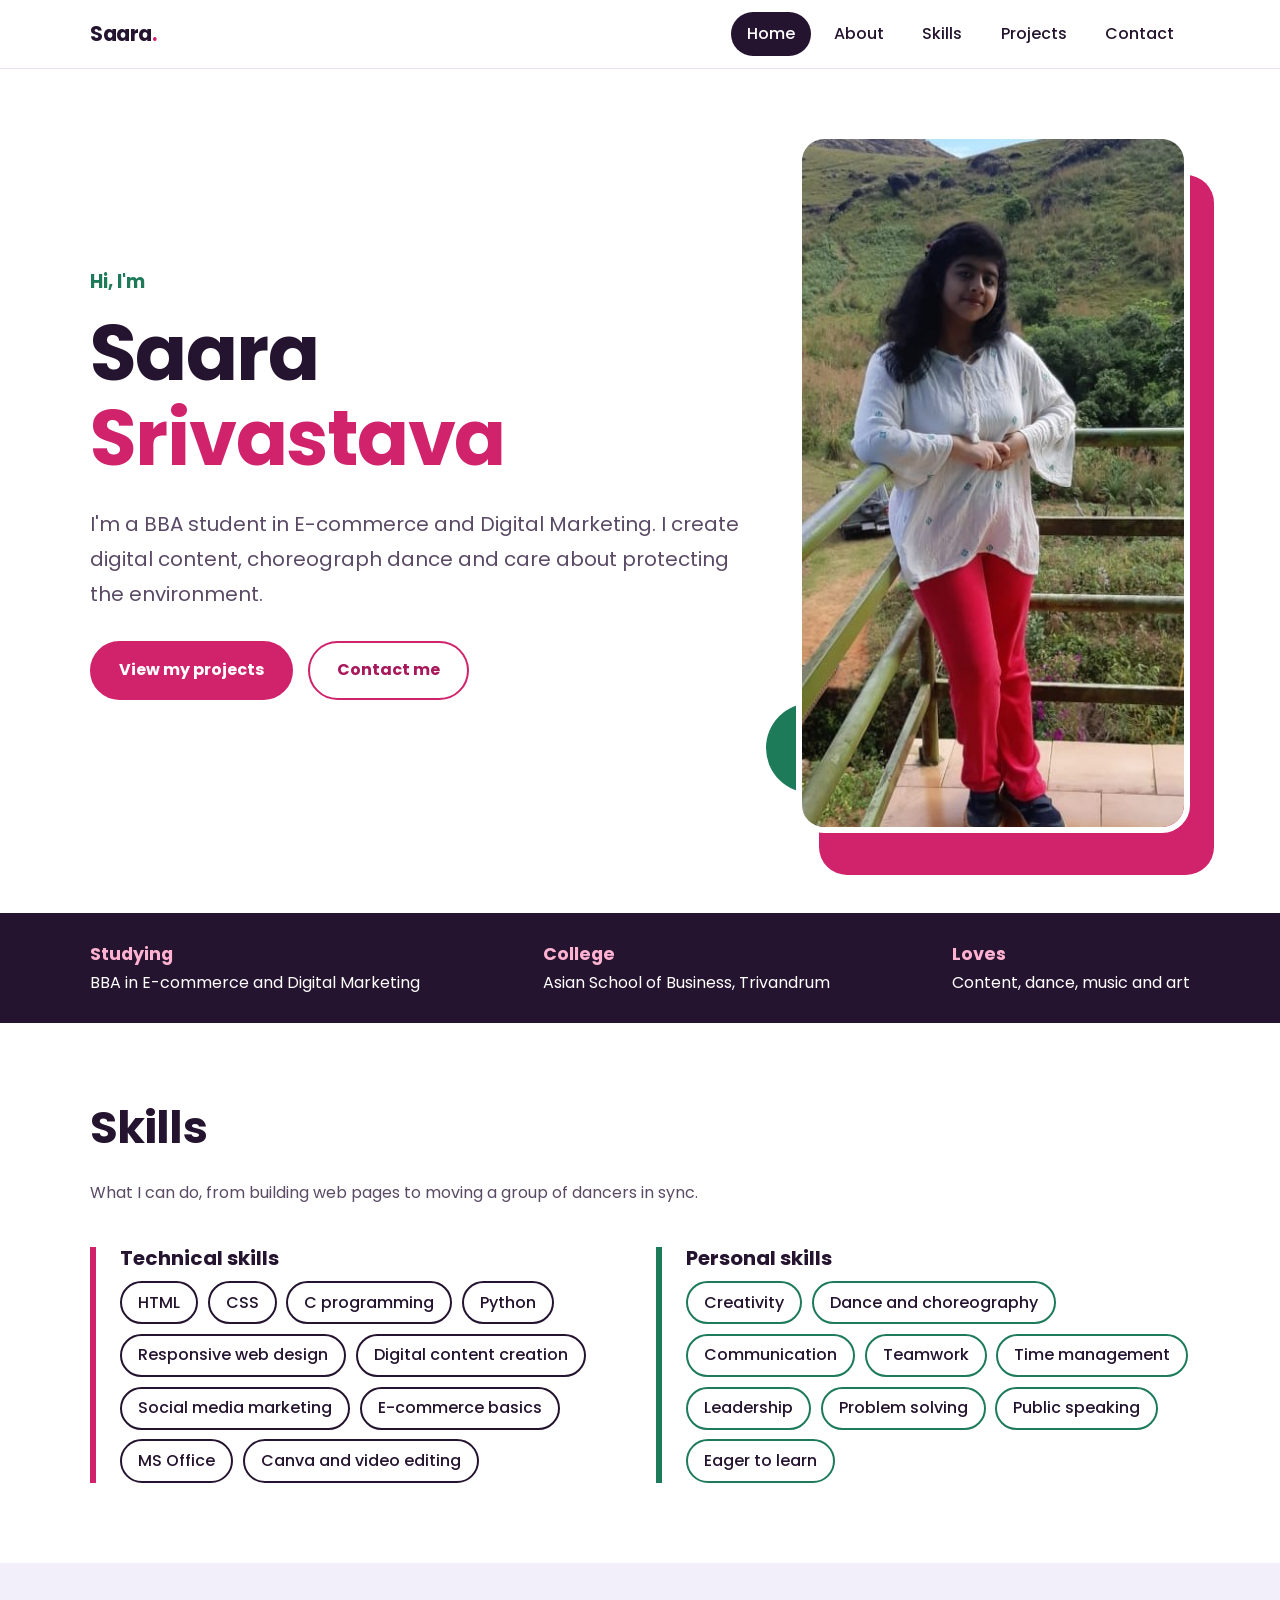
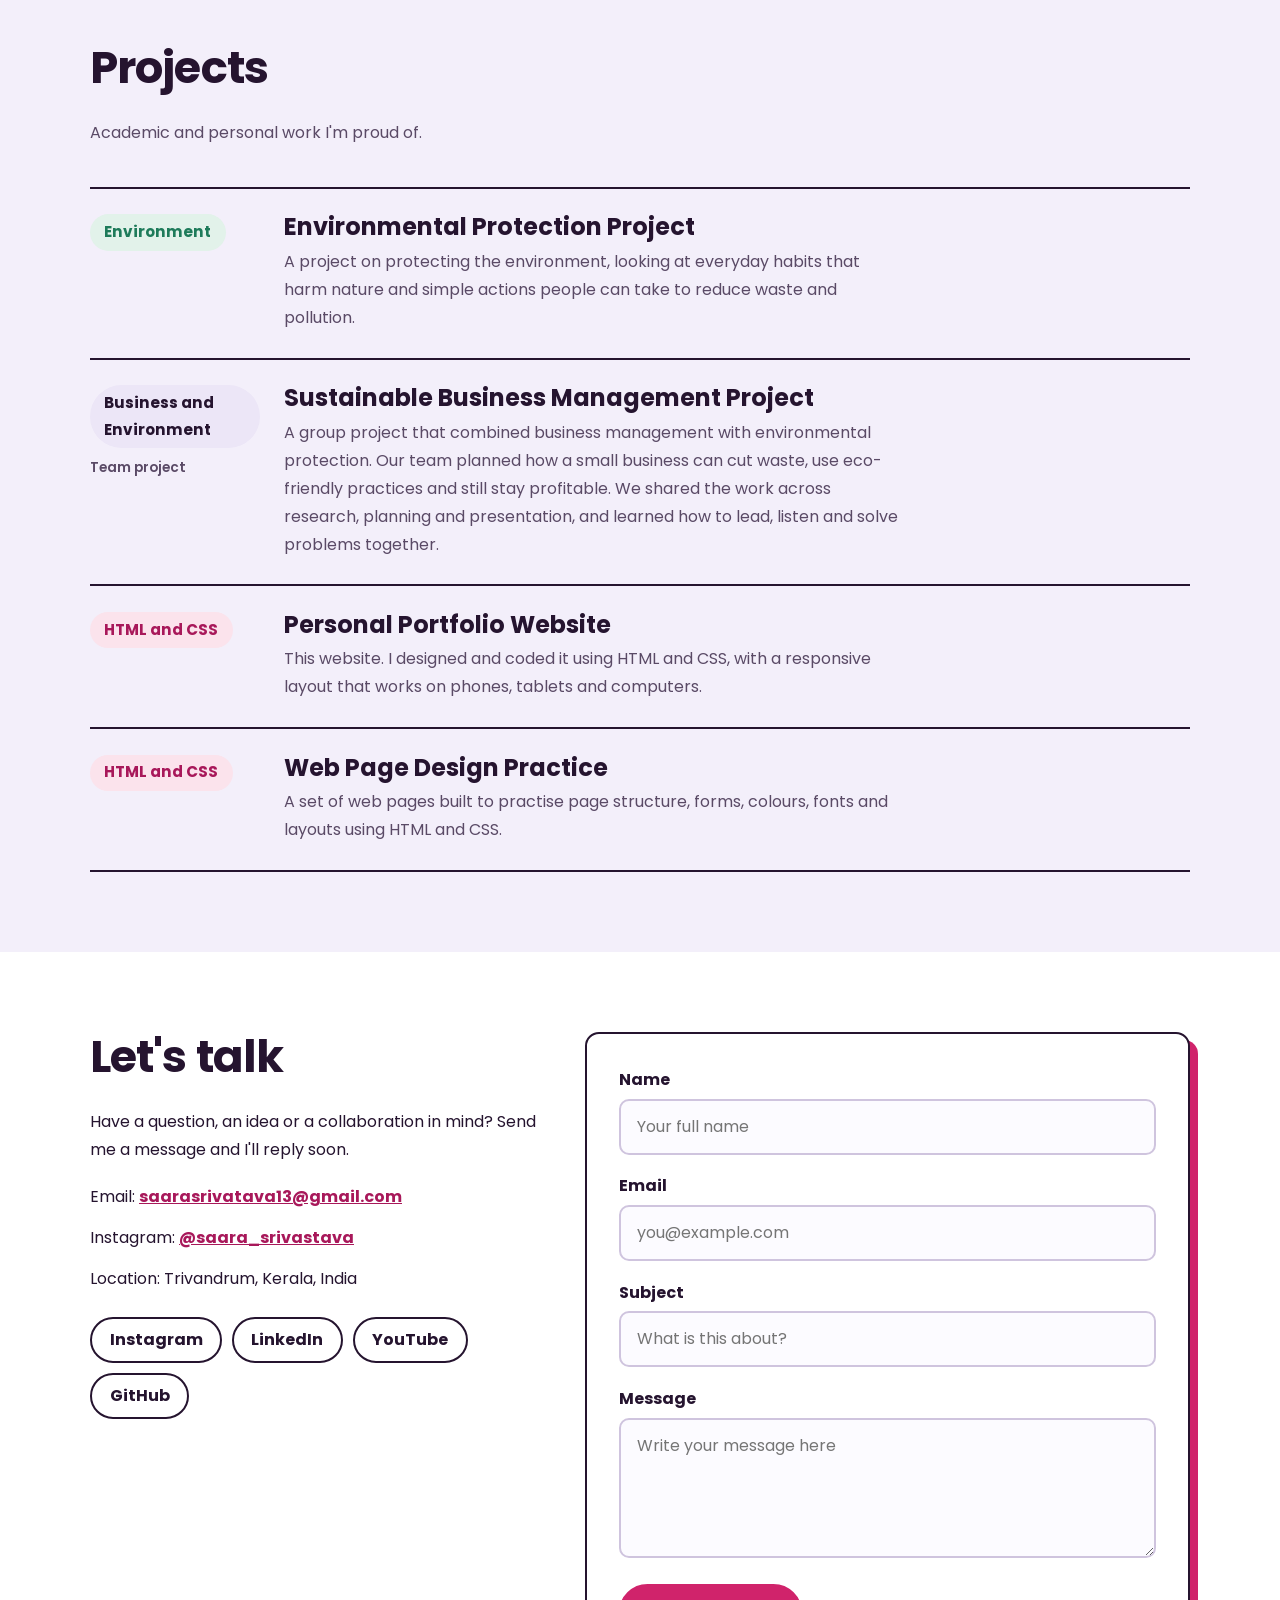
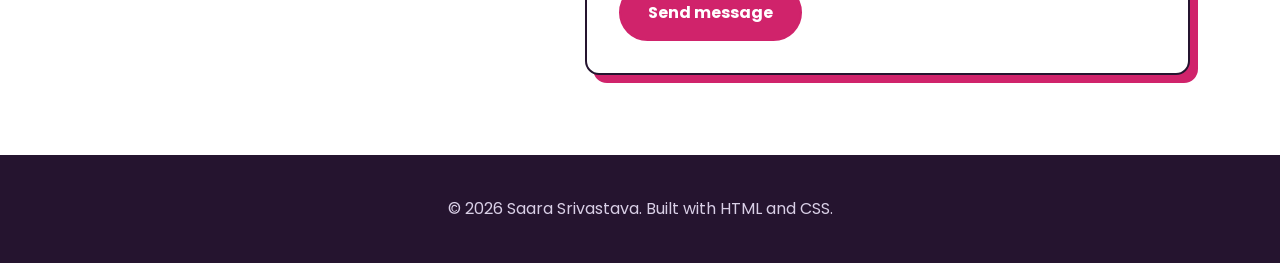
<file: index.html>
<!DOCTYPE html>
<html lang="en">
<head>
  <meta charset="UTF-8">
  <meta name="viewport" content="width=device-width, initial-scale=1.0">
  <title>Saara Srivastava | Portfolio</title>
  <meta name="description" content="Portfolio of Saara Srivastava, BBA student in E-commerce and Digital Marketing, digital content creator and dancer.">
  <link rel="preconnect" href="https://fonts.googleapis.com">
  <link rel="preconnect" href="https://fonts.gstatic.com" crossorigin>
  <link href="https://fonts.googleapis.com/css2?family=Poppins:wght@400;500;600;700&display=swap" rel="stylesheet">
  <link rel="stylesheet" href="style.css">
</head>
<body>

  <!-- ===== Navigation ===== -->
  <header class="site-header">
    <nav class="container nav" aria-label="Main navigation">
      <a class="logo" href="index.html">Saara<span>.</span></a>
      <input type="checkbox" id="nav-toggle" class="nav-toggle" aria-label="Open menu">
      <label for="nav-toggle" class="nav-burger" aria-hidden="true"><span></span></label>
      <ul class="nav-links">
        <li><a href="index.html" class="active">Home</a></li>
        <li><a href="about.html">About</a></li>
        <li><a href="index.html#skills">Skills</a></li>
        <li><a href="index.html#projects">Projects</a></li>
        <li><a href="index.html#contact">Contact</a></li>
      </ul>
    </nav>
  </header>

  <main>
    <!-- ===== Home / Hero ===== -->
    <section class="hero" id="home">
      <div class="container hero-grid">
        <div>
          <p class="hero-hello">Hi, I'm</p>
          <h1>Saara <span class="surname">Srivastava</span></h1>
          <p class="hero-intro">I'm a BBA student in E-commerce and Digital Marketing. I create digital content, choreograph dance and care about protecting the environment.</p>
          <div class="btn-row">
            <a class="btn" href="index.html#projects">View my projects</a>
            <a class="btn btn-outline" href="index.html#contact">Contact me</a>
          </div>
        </div>
        <div class="hero-photo">
          <img src="images/saara-hero.jpg" alt="Saara Srivastava in a white top, standing on a balcony with green hills behind her" width="560" height="700">
        </div>
      </div>
    </section>

    <!-- ===== Quick facts ===== -->
    <section class="facts" aria-label="Quick facts">
      <div class="container">
        <ul>
          <li><strong>Studying</strong>BBA in E-commerce and Digital Marketing</li>
          <li><strong>College</strong>Asian School of Business, Trivandrum</li>
          <li><strong>Loves</strong>Content, dance, music and art</li>
        </ul>
      </div>
    </section>

    <!-- ===== Skills ===== -->
    <section class="section" id="skills">
      <div class="container">
        <div class="section-head">
          <h2>Skills</h2>
          <p>What I can do, from building web pages to moving a group of dancers in sync.</p>
        </div>
        <div class="skills-grid">
          <div class="skill-group">
            <h3>Technical skills</h3>
            <ul class="chips">
              <li>HTML</li>
              <li>CSS</li>
              <li>C programming</li>
              <li>Python</li>
              <li>Responsive web design</li>
              <li>Digital content creation</li>
              <li>Social media marketing</li>
              <li>E-commerce basics</li>
              <li>MS Office</li>
              <li>Canva and video editing</li>
            </ul>
          </div>
          <div class="skill-group personal">
            <h3>Personal skills</h3>
            <ul class="chips">
              <li>Creativity</li>
              <li>Dance and choreography</li>
              <li>Communication</li>
              <li>Teamwork</li>
              <li>Time management</li>
              <li>Leadership</li>
              <li>Problem solving</li>
              <li>Public speaking</li>
              <li>Eager to learn</li>
            </ul>
          </div>
        </div>
      </div>
    </section>

    <!-- ===== Projects ===== -->
    <section class="section section-wash" id="projects">
      <div class="container">
        <div class="section-head">
          <h2>Projects</h2>
          <p>Academic and personal work I'm proud of.</p>
        </div>
        <div class="project-list">
          <article class="project">
            <span class="project-tag">Environment</span>
            <div>
              <h3>Environmental Protection Project</h3>
              <p>A project on protecting the environment, looking at everyday habits that harm nature and simple actions people can take to reduce waste and pollution.</p>
            </div>
          </article>
          <article class="project">
            <div class="project-meta">
              <span class="project-tag biz">Business and Environment</span>
              <span class="team-badge">Team project</span>
            </div>
            <div>
              <h3>Sustainable Business Management Project</h3>
              <p>A group project that combined business management with environmental protection. Our team planned how a small business can cut waste, use eco-friendly practices and still stay profitable. We shared the work across research, planning and presentation, and learned how to lead, listen and solve problems together.</p>
            </div>
          </article>
          <article class="project">
            <span class="project-tag web">HTML and CSS</span>
            <div>
              <h3>Personal Portfolio Website</h3>
              <p>This website. I designed and coded it using HTML and CSS, with a responsive layout that works on phones, tablets and computers.</p>
            </div>
          </article>
          <article class="project">
            <span class="project-tag web">HTML and CSS</span>
            <div>
              <h3>Web Page Design Practice</h3>
              <p>A set of web pages built to practise page structure, forms, colours, fonts and layouts using HTML and CSS.</p>
            </div>
          </article>
        </div>
      </div>
    </section>

    <!-- ===== Contact ===== -->
    <section class="section" id="contact">
      <div class="container contact-grid">
        <div class="contact-info">
          <h2>Let's talk</h2>
          <p>Have a question, an idea or a collaboration in mind? Send me a message and I'll reply soon.</p>
          <ul>
            <li>Email: <a href="mailto:saarasrivatava13@gmail.com">saarasrivatava13@gmail.com</a></li>
            <li>Instagram: <a href="https://www.instagram.com/saara_srivastava/" target="_blank" rel="noopener">@saara_srivastava</a></li>
            <li>Location: Trivandrum, Kerala, India</li>
          </ul>
          <div class="social">
            <a href="https://www.instagram.com/saara_srivastava/" target="_blank" rel="noopener">Instagram</a>
            <a href="https://www.linkedin.com/" target="_blank" rel="noopener">LinkedIn</a>
            <a href="https://www.youtube.com/" target="_blank" rel="noopener">YouTube</a>
            <a href="https://github.com/" target="_blank" rel="noopener">GitHub</a>
          </div>
        </div>

        <form class="form" action="mailto:saarasrivatava13@gmail.com" method="post" enctype="text/plain">
          <div class="form-row">
            <label for="name">Name</label>
            <input type="text" id="name" name="name" placeholder="Your full name" required>
          </div>
          <div class="form-row">
            <label for="email">Email</label>
            <input type="email" id="email" name="email" placeholder="you@example.com" required>
          </div>
          <div class="form-row">
            <label for="subject">Subject</label>
            <input type="text" id="subject" name="subject" placeholder="What is this about?" required>
          </div>
          <div class="form-row">
            <label for="message">Message</label>
            <textarea id="message" name="message" placeholder="Write your message here" required></textarea>
          </div>
          <button type="submit" class="btn">Send message</button>
        </form>
      </div>
    </section>
  </main>

  <footer class="site-footer">
    <div class="container">
      <p>&copy; 2026 Saara Srivastava. Built with HTML and CSS.</p>
    </div>
  </footer>

</body>
</html>
</file>
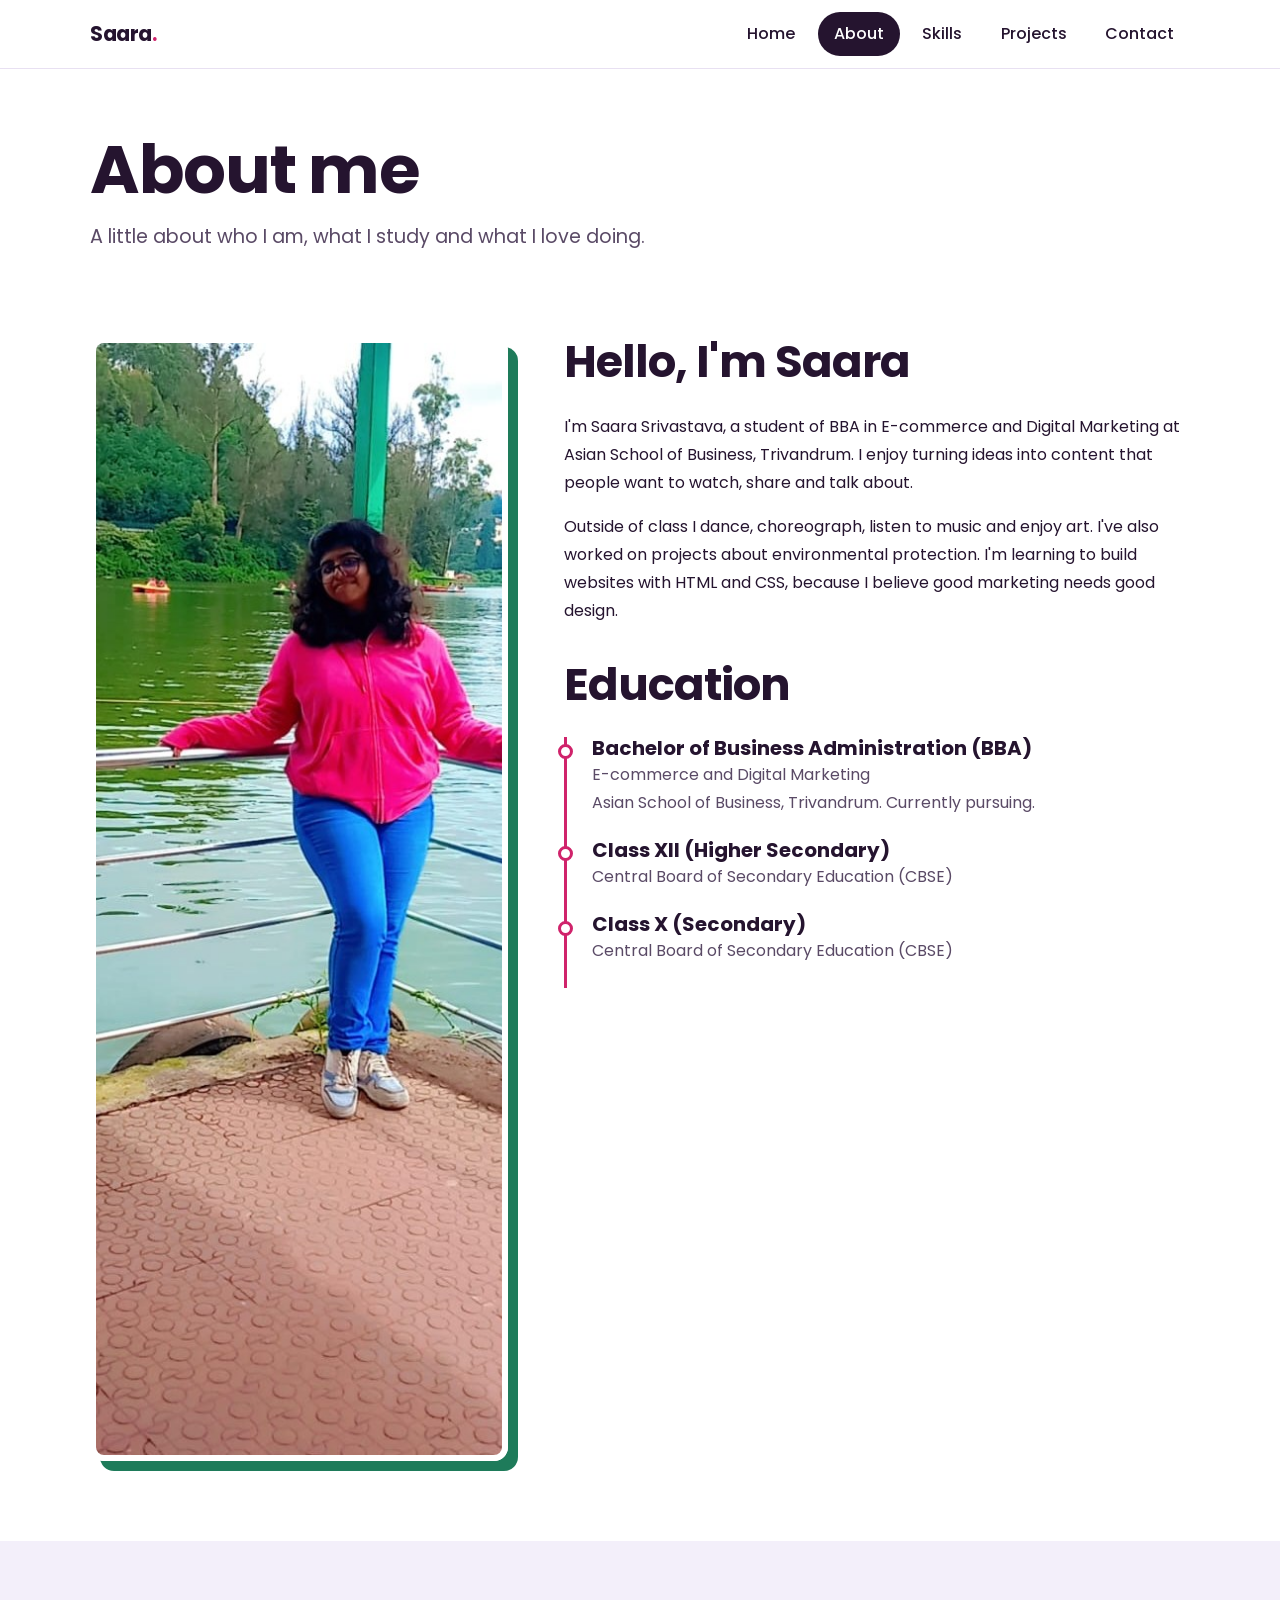
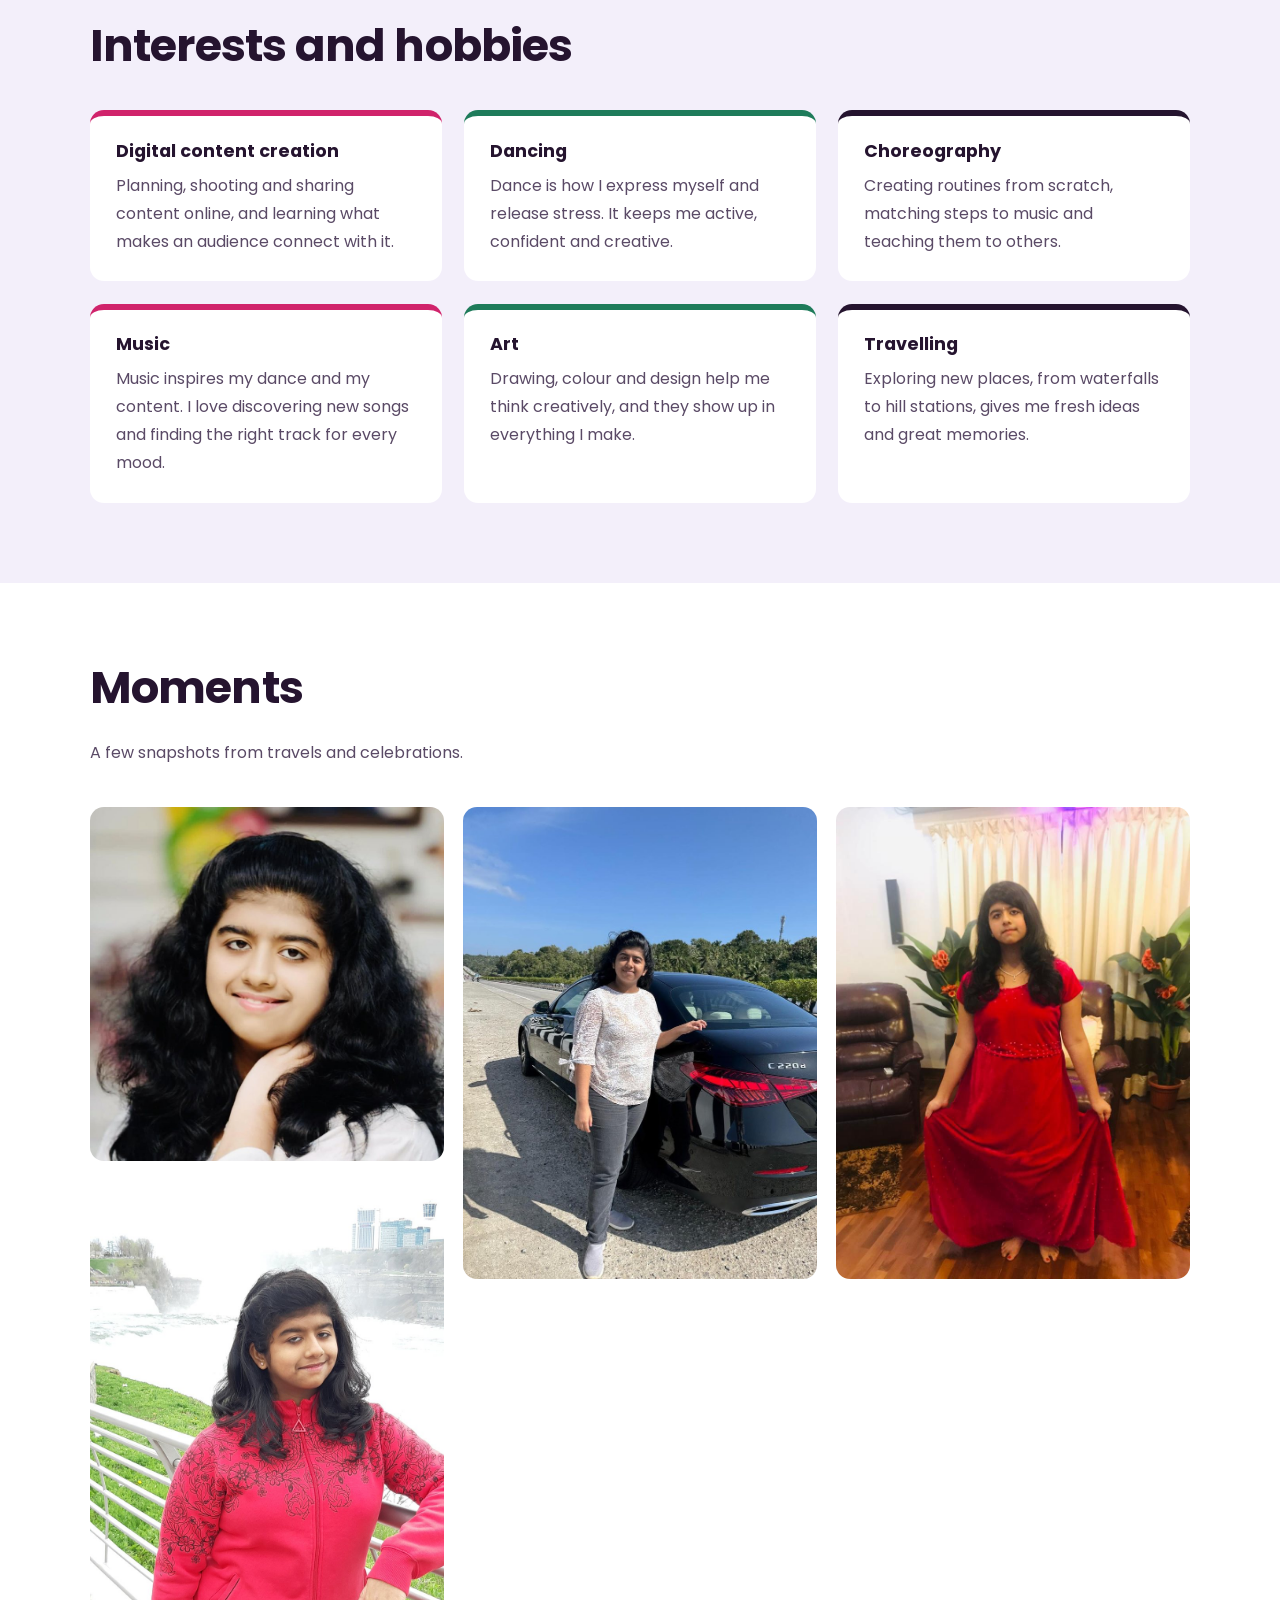
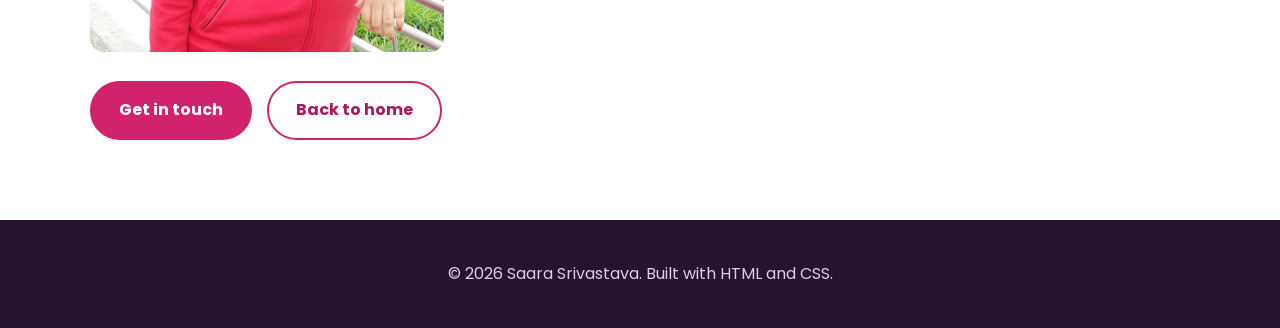
<file: about.html>
<!DOCTYPE html>
<html lang="en">
<head>
  <meta charset="UTF-8">
  <meta name="viewport" content="width=device-width, initial-scale=1.0">
  <title>About Me | Saara Srivastava</title>
  <meta name="description" content="About Saara Srivastava: education, interests and hobbies.">
  <link rel="preconnect" href="https://fonts.googleapis.com">
  <link rel="preconnect" href="https://fonts.gstatic.com" crossorigin>
  <link href="https://fonts.googleapis.com/css2?family=Poppins:wght@400;500;600;700&display=swap" rel="stylesheet">
  <link rel="stylesheet" href="style.css">
</head>
<body>

  <!-- ===== Navigation ===== -->
  <header class="site-header">
    <nav class="container nav" aria-label="Main navigation">
      <a class="logo" href="index.html">Saara<span>.</span></a>
      <input type="checkbox" id="nav-toggle" class="nav-toggle" aria-label="Open menu">
      <label for="nav-toggle" class="nav-burger" aria-hidden="true"><span></span></label>
      <ul class="nav-links">
        <li><a href="index.html">Home</a></li>
        <li><a href="about.html" class="active">About</a></li>
        <li><a href="index.html#skills">Skills</a></li>
        <li><a href="index.html#projects">Projects</a></li>
        <li><a href="index.html#contact">Contact</a></li>
      </ul>
    </nav>
  </header>

  <main>
    <section class="page-title">
      <div class="container">
        <h1>About me</h1>
        <p>A little about who I am, what I study and what I love doing.</p>
      </div>
    </section>

    <!-- ===== About + Education ===== -->
    <section class="section" style="padding-top: 2rem;">
      <div class="container about-grid">
        <div class="about-photo">
          <img src="images/saara-about.jpg" alt="Saara in a pink jacket leaning on a railing beside a lake with boats" width="899" height="1124">
        </div>
        <div>
          <h2>Hello, I'm Saara</h2>
          <p>I'm Saara Srivastava, a student of BBA in E-commerce and Digital Marketing at Asian School of Business, Trivandrum. I enjoy turning ideas into content that people want to watch, share and talk about.</p>
          <p>Outside of class I dance, choreograph, listen to music and enjoy art. I've also worked on projects about environmental protection. I'm learning to build websites with HTML and CSS, because I believe good marketing needs good design.</p>

          <h2 style="margin-top: 2.2rem;">Education</h2>
          <ul class="timeline">
            <li>
              <h3>Bachelor of Business Administration (BBA)</h3>
              <p>E-commerce and Digital Marketing</p>
              <p>Asian School of Business, Trivandrum. Currently pursuing.</p>
            </li>
            <li>
              <h3>Class XII (Higher Secondary)</h3>
              <p>Central Board of Secondary Education (CBSE)</p>
            </li>
            <li>
              <h3>Class X (Secondary)</h3>
              <p>Central Board of Secondary Education (CBSE)</p>
            </li>
          </ul>
        </div>
      </div>
    </section>

    <!-- ===== Interests ===== -->
    <section class="section section-wash">
      <div class="container">
        <div class="section-head">
          <h2>Interests and hobbies</h2>
        </div>
        <div class="interests">
          <article class="interest">
            <h3>Digital content creation</h3>
            <p>Planning, shooting and sharing content online, and learning what makes an audience connect with it.</p>
          </article>
          <article class="interest">
            <h3>Dancing</h3>
            <p>Dance is how I express myself and release stress. It keeps me active, confident and creative.</p>
          </article>
          <article class="interest">
            <h3>Choreography</h3>
            <p>Creating routines from scratch, matching steps to music and teaching them to others.</p>
          </article>
          <article class="interest">
            <h3>Music</h3>
            <p>Music inspires my dance and my content. I love discovering new songs and finding the right track for every mood.</p>
          </article>
          <article class="interest">
            <h3>Art</h3>
            <p>Drawing, colour and design help me think creatively, and they show up in everything I make.</p>
          </article>
          <article class="interest">
            <h3>Travelling</h3>
            <p>Exploring new places, from waterfalls to hill stations, gives me fresh ideas and great memories.</p>
          </article>
        </div>
      </div>
    </section>

    <!-- ===== Gallery ===== -->
    <section class="section">
      <div class="container">
        <div class="section-head">
          <h2>Moments</h2>
          <p>A few snapshots from travels and celebrations.</p>
        </div>
        <div class="gallery">
          <figure><img src="images/gallery-portrait.jpg" alt="Close portrait of Saara smiling with long wavy hair" loading="lazy"></figure>
          <figure><img src="images/gallery-niagara.jpg" alt="Saara in a red jacket in front of a large waterfall" loading="lazy"></figure>
          <figure><img src="images/gallery-car.jpg" alt="Saara standing beside a black car on a sunny road" loading="lazy"></figure>
          <figure><img src="images/gallery-red-dress.jpg" alt="Saara in a red dress at home" loading="lazy"></figure>
        </div>
        <div class="btn-row">
          <a class="btn" href="index.html#contact">Get in touch</a>
          <a class="btn btn-outline" href="index.html">Back to home</a>
        </div>
      </div>
    </section>
  </main>

  <footer class="site-footer">
    <div class="container">
      <p>&copy; 2026 Saara Srivastava. Built with HTML and CSS.</p>
    </div>
  </footer>

</body>
</html>
</file>
<file: style.css>
/* ==========================================================
   Saara Srivastava – Portfolio
   Palette: plum ink, magenta, leaf green, lavender wash, white
   Font: Poppins
   ========================================================== */

:root {
  --ink: #25142f;
  --ink-soft: #5a4a66;
  --magenta: #d0236b;
  --magenta-dark: #a8185a;
  --leaf: #1e7b5a;
  --leaf-wash: #e2f2ea;
  --wash: #f3effa;
  --pink-wash: #fbe3ec;
  --white: #ffffff;
  --radius: 14px;
  --max: 1100px;
  --font-head: "Poppins", "Segoe UI", Arial, sans-serif;
  --font-body: "Poppins", "Segoe UI", Arial, sans-serif;
}

/* ---------- Reset & base ---------- */
*, *::before, *::after { box-sizing: border-box; }
html { scroll-behavior: smooth; scroll-padding-top: 80px; }
body {
  margin: 0;
  font-family: var(--font-body);
  font-size: 1rem;
  line-height: 1.75;
  color: var(--ink);
  background: var(--white);
}
img { max-width: 100%; display: block; }
a { color: var(--magenta-dark); }
h1, h2, h3 { font-family: var(--font-head); line-height: 1.1; margin: 0 0 .6em; }
h1 { font-size: clamp(2.6rem, 7vw, 4.8rem); font-weight: 700; letter-spacing: -0.02em; }
h2 { font-size: clamp(1.9rem, 4vw, 2.8rem); font-weight: 700; letter-spacing: -0.02em; }
h3 { font-size: 1.25rem; font-weight: 700; }
p { margin: 0 0 1em; max-width: 62ch; }

:focus-visible { outline: 3px solid var(--magenta); outline-offset: 3px; border-radius: 4px; }

.container { width: min(var(--max), 100% - 2.5rem); margin-inline: auto; }
.section { padding: 5rem 0; }
.section-wash { background: var(--wash); }
.section-head { margin-bottom: 2.5rem; }
.section-head p { color: var(--ink-soft); }

/* ---------- Navigation ---------- */
.site-header {
  position: sticky; top: 0; z-index: 50;
  background: rgba(255, 255, 255, .94);
  backdrop-filter: blur(8px);
  border-bottom: 1px solid #e8e0f2;
}
.nav { display: flex; align-items: center; justify-content: space-between; min-height: 68px; }
.logo {
  font-family: var(--font-head); font-weight: 700; font-size: 1.3rem;
  color: var(--ink); text-decoration: none; letter-spacing: -0.02em;
}
.logo span { color: var(--magenta); }
.nav-links { display: flex; gap: .4rem; list-style: none; margin: 0; padding: 0; }
.nav-links a {
  display: block; padding: .5rem 1rem; border-radius: 999px;
  text-decoration: none; color: var(--ink); font-weight: 500;
  transition: background .2s, color .2s;
}
.nav-links a:hover { background: var(--pink-wash); color: var(--magenta-dark); }
.nav-links a.active { background: var(--ink); color: var(--white); }

/* Hamburger (pure CSS, no JavaScript) */
.nav-toggle { position: absolute; opacity: 0; pointer-events: none; }
.nav-burger { display: none; cursor: pointer; padding: .5rem; }
.nav-burger span, .nav-burger span::before, .nav-burger span::after {
  display: block; width: 24px; height: 2px; background: var(--ink); position: relative; content: "";
  transition: transform .2s;
}
.nav-burger span::before { position: absolute; top: -7px; }
.nav-burger span::after { position: absolute; top: 7px; }
.nav-toggle:focus-visible + .nav-burger { outline: 3px solid var(--magenta); border-radius: 6px; }

/* ---------- Buttons ---------- */
.btn {
  display: inline-block; padding: .85rem 1.7rem; border-radius: 999px;
  font-family: var(--font-body); font-weight: 700; font-size: 1rem;
  text-decoration: none; cursor: pointer; border: 2px solid var(--magenta);
  background: var(--magenta); color: var(--white);
  transition: background .2s, transform .2s, color .2s;
}
.btn:hover { background: var(--magenta-dark); border-color: var(--magenta-dark); transform: translateY(-2px); }
.btn-outline { background: transparent; color: var(--magenta-dark); }
.btn-outline:hover { background: var(--magenta); color: var(--white); }
.btn-row { display: flex; flex-wrap: wrap; gap: .9rem; margin-top: 1.8rem; }

/* ---------- Hero ---------- */
.hero { padding: 4rem 0 5rem; overflow: hidden; }
.hero-grid { display: grid; grid-template-columns: 1.25fr .75fr; gap: 3rem; align-items: center; }
.hero-hello { font-weight: 700; color: var(--leaf); margin-bottom: .8rem; font-size: 1.15rem; }
.hero h1 { margin-bottom: .35em; }
.hero h1 .surname { color: var(--magenta); display: block; }
.hero-intro { font-size: 1.25rem; color: var(--ink-soft); }

.hero-photo { position: relative; justify-self: center; width: min(400px, 100%); }
.hero-photo::before {
  content: ""; position: absolute; inset: 6% -6% -6% 6%;
  background: var(--magenta); border-radius: 28px; z-index: 0;
}
.hero-photo::after {
  content: ""; position: absolute; width: 90px; height: 90px; left: -30px; bottom: 40px;
  background: var(--leaf); border-radius: 50%; z-index: 0;
}
.hero-photo img {
  position: relative; z-index: 1; width: 100%; aspect-ratio: 4 / 5; object-fit: cover; object-position: 50% 20%;
  border-radius: 28px; border: 6px solid var(--white);
  animation: rise .9s ease-out both;
}
@keyframes rise { from { opacity: 0; transform: translateY(24px); } to { opacity: 1; transform: none; } }

/* ---------- Quick facts strip ---------- */
.facts { background: var(--ink); color: var(--white); padding: 1.6rem 0; }
.facts ul { list-style: none; margin: 0; padding: 0; display: flex; flex-wrap: wrap; gap: 1rem 3rem; justify-content: space-between; }
.facts li { font-size: 1rem; }
.facts strong { display: block; font-family: var(--font-head); font-size: 1.1rem; color: #ffb3d1; }

/* ---------- Skills ---------- */
.skills-grid { display: grid; grid-template-columns: repeat(2, 1fr); gap: 2rem; }
.skill-group { border-left: 6px solid var(--magenta); padding-left: 1.5rem; }
.skill-group.personal { border-left-color: var(--leaf); }
.chips { list-style: none; margin: 0; padding: 0; display: flex; flex-wrap: wrap; gap: .6rem; }
.chips li {
  background: var(--white); border: 2px solid var(--ink); border-radius: 999px;
  padding: .35rem 1rem; font-weight: 500;
}
.skill-group.personal .chips li { border-color: var(--leaf); }

/* ---------- Projects ---------- */
.project-list { display: grid; gap: 0; }
.project {
  display: grid; grid-template-columns: 170px 1fr; gap: 1.5rem; align-items: start;
  padding: 1.6rem 0; border-top: 2px solid var(--ink);
}
.project:last-child { border-bottom: 2px solid var(--ink); }
.project-tag {
  font-family: var(--font-head); font-weight: 700; font-size: .95rem;
  display: inline-block; padding: .3rem .9rem; border-radius: 999px;
  background: var(--leaf-wash); color: var(--leaf); width: fit-content;
}
.project-tag.biz { background: #ece6f7; color: var(--ink); }
.project-tag.web { background: var(--pink-wash); color: var(--magenta-dark); }
.project-meta { display: grid; gap: .5rem; justify-items: start; }
.team-badge { font-size: .85rem; font-weight: 600; color: var(--ink-soft); }
.project h3 { font-size: 1.5rem; margin-bottom: .3em; }
.project p { margin-bottom: 0; color: var(--ink-soft); }

/* ---------- Contact ---------- */
.contact-grid { display: grid; grid-template-columns: .85fr 1.15fr; gap: 3rem; align-items: start; }
.contact-info ul { list-style: none; margin: 1.2rem 0 0; padding: 0; display: grid; gap: .8rem; }
.contact-info a { font-weight: 700; }
.social { display: flex; flex-wrap: wrap; gap: .6rem; margin-top: 1.5rem; }
.social a {
  text-decoration: none; padding: .45rem 1.1rem; border-radius: 999px;
  border: 2px solid var(--ink); color: var(--ink); font-weight: 700;
  transition: background .2s, color .2s;
}
.social a:hover { background: var(--ink); color: var(--white); }

.form { background: var(--white); padding: 2rem; border-radius: var(--radius); border: 2px solid var(--ink); box-shadow: 8px 8px 0 var(--magenta); }
.form-row { margin-bottom: 1.1rem; }
.form label { display: block; font-weight: 700; margin-bottom: .3rem; }
.form input, .form textarea {
  width: 100%; font: inherit; color: var(--ink); padding: .75rem 1rem;
  border: 2px solid #cfc4de; border-radius: 10px; background: #fcfbff;
}
.form input:focus, .form textarea:focus { outline: none; border-color: var(--magenta); box-shadow: 0 0 0 3px var(--pink-wash); }
.form textarea { min-height: 140px; resize: vertical; }

/* ---------- About page ---------- */
.page-title { padding: 4rem 0 2rem; }
.page-title h1 { font-size: clamp(2.4rem, 6vw, 4.2rem); margin-bottom: .2em; }
.page-title p { font-size: 1.2rem; color: var(--ink-soft); }

.about-grid { display: grid; grid-template-columns: .8fr 1.2fr; gap: 3.5rem; align-items: start; }
.about-photo img { width: 100%; aspect-ratio: 4 / 5; object-fit: cover; border-radius: var(--radius); border: 6px solid var(--white); box-shadow: 10px 10px 0 var(--leaf); }

.timeline { list-style: none; margin: 0; padding: 0 0 0 1.6rem; border-left: 3px solid var(--magenta); }
.timeline li { position: relative; padding-bottom: 1.4rem; }
.timeline li::before {
  content: ""; position: absolute; left: calc(-1.6rem - 9px); top: .45rem;
  width: 15px; height: 15px; background: var(--white); border: 3px solid var(--magenta); border-radius: 50%;
}
.timeline h3 { margin-bottom: .1em; }
.timeline p { margin: 0; color: var(--ink-soft); }

.interests { display: grid; grid-template-columns: repeat(3, 1fr); gap: 1.4rem; }
.interest h3 { font-size: 1.1rem; }
.interest { padding: 1.6rem; border-radius: var(--radius); background: var(--white); border-top: 6px solid var(--magenta); }
.interest:nth-child(3n) { border-top-color: var(--ink); }
.interest:nth-child(3n+2) { border-top-color: var(--leaf); }
.interest:nth-child(3n+1) { border-top-color: var(--magenta); }
.interest p { margin: 0; color: var(--ink-soft); }

.gallery { columns: 3; column-gap: 1.2rem; }
.gallery figure { margin: 0 0 1.2rem; break-inside: avoid; }
.gallery img { width: 100%; border-radius: var(--radius); }

/* ---------- Footer ---------- */
.site-footer { background: var(--ink); color: #d9cfe6; padding: 2.5rem 0; text-align: center; }
.site-footer p { margin: 0 auto; }
.site-footer a { color: #ffb3d1; }

/* ---------- Responsive ---------- */
@media (max-width: 860px) {
  .nav-burger { display: block; }
  .nav-links {
    position: absolute; top: 68px; left: 0; right: 0; flex-direction: column;
    background: var(--white); padding: .8rem 1.25rem 1.2rem; border-bottom: 1px solid #e8e0f2;
    display: none;
  }
  .nav-toggle:checked ~ .nav-links { display: flex; }
  .nav-toggle:checked + .nav-burger span { background: transparent; }
  .nav-toggle:checked + .nav-burger span::before { top: 0; transform: rotate(45deg); }
  .nav-toggle:checked + .nav-burger span::after { top: 0; transform: rotate(-45deg); }

  .hero-grid, .contact-grid, .about-grid, .skills-grid { grid-template-columns: 1fr; }
  .hero-photo { order: -1; width: min(300px, 80%); margin-bottom: 1rem; }
  .project { grid-template-columns: 1fr; gap: .6rem; }
  .interests { grid-template-columns: 1fr; }
  .gallery { columns: 2; }
  .about-photo { max-width: 360px; }
  .section { padding: 3.5rem 0; }
}

@media (max-width: 520px) {
  body { font-size: 1rem; }
  .gallery { columns: 1; }
  .form { padding: 1.3rem; box-shadow: 5px 5px 0 var(--magenta); }
  .btn { width: 100%; text-align: center; }
}

@media (prefers-reduced-motion: reduce) {
  html { scroll-behavior: auto; }
  .hero-photo img { animation: none; }
  .btn, .nav-links a, .social a { transition: none; }
}
</file>
